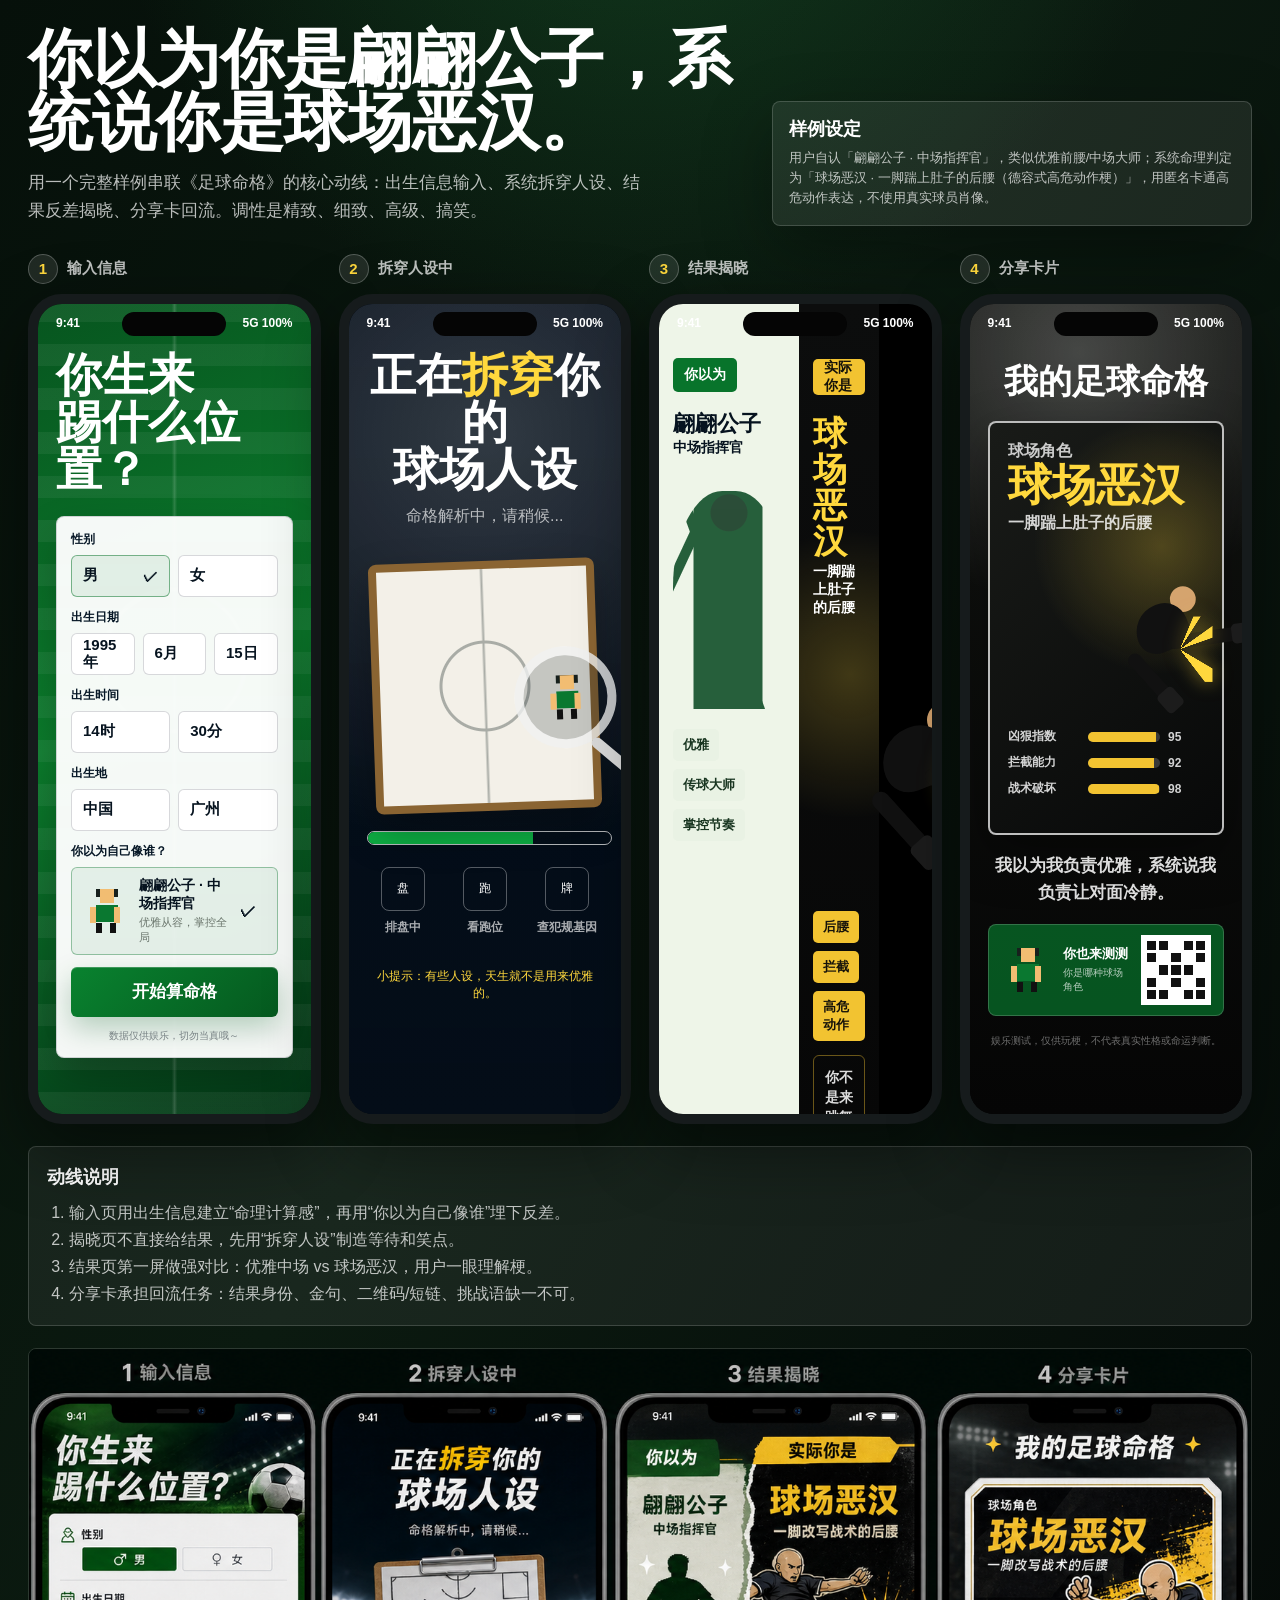
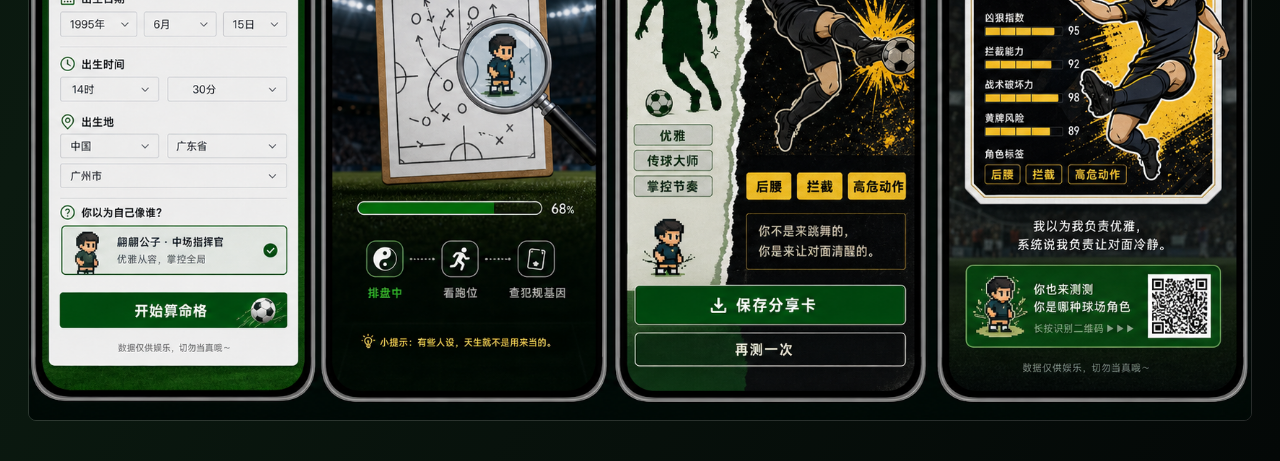
<file: code/football-flow/index.html>
<!doctype html>
<html lang="zh-CN">
  <head>
    <meta charset="UTF-8" />
    <meta name="viewport" content="width=device-width, initial-scale=1" />
    <title>足球命格产品动线原型</title>
    <style>
      :root {
        color-scheme: light;
        --bg: #07110c;
        --ink: #06131f;
        --navy: #071827;
        --green: #08742b;
        --green-deep: #06491f;
        --grass: #0b6128;
        --card: #f7faf3;
        --paper: #fffef7;
        --line: rgba(8, 18, 31, 0.16);
        --muted: #6a756c;
        --gold: #f2c331;
        --yellow: #ffd83d;
        --red: #d83a2e;
        --shadow: 0 24px 70px rgba(0, 0, 0, 0.32);
        font-family: Inter, -apple-system, BlinkMacSystemFont, "PingFang SC", "Microsoft YaHei", sans-serif;
      }

      * {
        box-sizing: border-box;
      }

      body {
        margin: 0;
        background:
          radial-gradient(circle at 50% -10%, rgba(37, 138, 65, 0.34), transparent 34rem),
          linear-gradient(120deg, #06100a, #0b1a10 42%, #040807);
        color: #fff;
      }

      button,
      input,
      select {
        font: inherit;
      }

      .page {
        min-height: 100vh;
        padding: 28px 28px 40px;
      }

      .hero {
        display: grid;
        grid-template-columns: minmax(0, 1.2fr) minmax(280px, 0.8fr);
        gap: 24px;
        align-items: end;
        max-width: 1480px;
        margin: 0 auto 28px;
      }

      .hero h1 {
        max-width: 760px;
        margin: 0;
        font-size: clamp(38px, 5vw, 72px);
        line-height: 0.98;
        letter-spacing: 0;
      }

      .hero p {
        max-width: 620px;
        margin: 16px 0 0;
        color: rgba(255, 255, 255, 0.72);
        font-size: 17px;
        line-height: 1.65;
      }

      .hero-panel {
        border: 1px solid rgba(255, 255, 255, 0.16);
        border-radius: 8px;
        background: rgba(255, 255, 255, 0.08);
        box-shadow: var(--shadow);
        padding: 16px;
      }

      .hero-panel p {
        margin: 0;
        color: rgba(255, 255, 255, 0.72);
        font-size: 13px;
        line-height: 1.55;
      }

      .hero-panel strong {
        display: block;
        color: #fff;
        font-size: 18px;
        line-height: 1.25;
        margin-bottom: 8px;
      }

      .flow {
        display: grid;
        grid-template-columns: repeat(4, minmax(286px, 1fr));
        gap: 18px;
        max-width: 1480px;
        margin: 0 auto;
      }

      .stage {
        display: grid;
        gap: 10px;
      }

      .stage-label {
        display: flex;
        align-items: center;
        gap: 9px;
        color: rgba(255, 255, 255, 0.74);
        font-size: 15px;
        font-weight: 850;
      }

      .stage-label span {
        display: grid;
        place-items: center;
        width: 30px;
        height: 30px;
        border: 1px solid rgba(255, 255, 255, 0.24);
        border-radius: 999px;
        background: rgba(255, 255, 255, 0.1);
        color: var(--yellow);
      }

      .phone {
        position: relative;
        min-height: 830px;
        border: 10px solid #161b1c;
        border-radius: 34px;
        background: #000;
        overflow: hidden;
        box-shadow: 0 24px 70px rgba(0, 0, 0, 0.46);
      }

      .phone::before {
        content: "";
        position: absolute;
        top: 8px;
        left: 50%;
        z-index: 20;
        width: 104px;
        height: 24px;
        transform: translateX(-50%);
        border-radius: 999px;
        background: #050505;
      }

      .status {
        position: absolute;
        top: 12px;
        left: 18px;
        right: 18px;
        z-index: 21;
        display: flex;
        justify-content: space-between;
        color: #fff;
        font-size: 12px;
        font-weight: 800;
      }

      .screen {
        position: absolute;
        inset: 0;
        padding: 48px 18px 22px;
      }

      .pitch-bg {
        background:
          linear-gradient(90deg, transparent 49%, rgba(255, 255, 255, 0.14) 50%, transparent 51%),
          radial-gradient(circle at 50% 44%, transparent 0 68px, rgba(255, 255, 255, 0.13) 70px 72px, transparent 74px),
          repeating-linear-gradient(0deg, rgba(255, 255, 255, 0.055) 0 22px, transparent 22px 44px),
          linear-gradient(155deg, #07551f, #0b7c2c 48%, #043516);
      }

      .dark-bg {
        background:
          radial-gradient(circle at 50% 16%, rgba(255, 255, 255, 0.18), transparent 26rem),
          linear-gradient(180deg, rgba(4, 13, 24, 0.72), rgba(4, 13, 24, 1)),
          #04101d;
      }

      .screen h2 {
        margin: 0;
        font-size: 46px;
        line-height: 1.03;
        letter-spacing: 0;
      }

      .screen p {
        margin: 0;
      }

      .panel {
        border: 1px solid var(--line);
        border-radius: 8px;
        background: rgba(255, 255, 255, 0.96);
        color: var(--ink);
        box-shadow: 0 20px 42px rgba(0, 0, 0, 0.22);
      }

      .input-panel {
        display: grid;
        gap: 12px;
        margin-top: 22px;
        padding: 14px;
      }

      .field {
        display: grid;
        gap: 7px;
      }

      .field span {
        color: var(--navy);
        font-size: 12px;
        font-weight: 900;
      }

      .row-2,
      .row-3 {
        display: grid;
        gap: 8px;
      }

      .row-2 {
        grid-template-columns: 1fr 1fr;
      }

      .row-3 {
        grid-template-columns: 1fr 1fr 1fr;
      }

      .control {
        min-height: 42px;
        border: 1px solid rgba(8, 18, 31, 0.16);
        border-radius: 6px;
        background: #fff;
        color: var(--ink);
        display: flex;
        align-items: center;
        justify-content: space-between;
        padding: 0 11px;
        font-size: 15px;
        font-weight: 760;
      }

      .selected {
        border-color: rgba(8, 116, 43, 0.5);
        background: rgba(8, 116, 43, 0.08);
      }

      .avatar-line {
        display: grid;
        grid-template-columns: 48px minmax(0, 1fr) 28px;
        gap: 10px;
        align-items: center;
        padding: 9px;
        border: 1px solid rgba(8, 116, 43, 0.38);
        border-radius: 6px;
        background: rgba(8, 116, 43, 0.07);
      }

      .avatar-line strong {
        display: block;
        color: var(--ink);
        font-size: 14px;
      }

      .avatar-line small {
        display: block;
        color: var(--muted);
        font-size: 11px;
        margin-top: 2px;
      }

      .cta {
        min-height: 50px;
        border: 0;
        border-radius: 6px;
        background: linear-gradient(135deg, #09822f, #05591f);
        color: #fff;
        font-size: 17px;
        font-weight: 920;
        box-shadow: inset 0 1px 0 rgba(255, 255, 255, 0.22), 0 12px 28px rgba(4, 88, 32, 0.26);
      }

      .fineprint {
        color: rgba(8, 18, 31, 0.48);
        font-size: 10px;
        text-align: center;
      }

      .pixel {
        image-rendering: pixelated;
        position: relative;
        width: 38px;
        height: 44px;
        margin: 0 auto;
      }

      .pixel i {
        position: absolute;
        display: block;
        width: 6px;
        height: 6px;
        background: #111;
      }

      .p-head { left: 14px; top: 0; width: 14px !important; height: 14px !important; background: #f2bd72 !important; }
      .p-hair { left: 10px; top: 0; width: 22px !important; height: 8px !important; background: #17201d !important; }
      .p-body { left: 10px; top: 16px; width: 22px !important; height: 17px !important; background: #0a7830 !important; }
      .p-arm-l { left: 4px; top: 18px; height: 16px !important; background: #f2bd72 !important; }
      .p-arm-r { right: 4px; top: 18px; height: 16px !important; background: #f2bd72 !important; }
      .p-leg-l { left: 10px; top: 34px; height: 10px !important; background: #111 !important; }
      .p-leg-r { left: 24px; top: 34px; height: 10px !important; background: #111 !important; }

      .loading-title {
        margin-top: 76px;
        text-align: center;
        font-size: 40px;
        line-height: 1.14;
      }

      .loading-title mark {
        background: transparent;
        color: var(--yellow);
      }

      .tactic-board {
        position: relative;
        width: 226px;
        height: 250px;
        margin: 34px auto 18px;
        border: 8px solid #8a6432;
        border-radius: 8px;
        background:
          linear-gradient(90deg, transparent 49%, #a9aca6 50%, transparent 51%),
          radial-gradient(circle at 50% 50%, transparent 0 42px, #a9aca6 43px 45px, transparent 46px),
          #f3f0e8;
        transform: rotate(-2deg);
        box-shadow: 0 18px 42px rgba(0, 0, 0, 0.3);
      }

      .magnifier {
        position: absolute;
        right: -26px;
        bottom: 52px;
        display: grid;
        place-items: center;
        width: 102px;
        height: 102px;
        border: 9px solid rgba(255, 255, 255, 0.74);
        border-radius: 50%;
        background: rgba(18, 32, 42, 0.2);
      }

      .magnifier::after {
        content: "";
        position: absolute;
        right: -45px;
        bottom: -30px;
        width: 70px;
        height: 11px;
        border-radius: 999px;
        background: #d9d9d9;
        transform: rotate(42deg);
      }

      .progress {
        width: 245px;
        height: 14px;
        margin: 20px auto 22px;
        border: 1px solid rgba(255, 255, 255, 0.72);
        border-radius: 999px;
        overflow: hidden;
      }

      .progress div {
        width: 68%;
        height: 100%;
        background: #0dad43;
      }

      .steps {
        display: grid;
        grid-template-columns: repeat(3, 1fr);
        gap: 10px;
        color: rgba(255, 255, 255, 0.66);
        font-size: 12px;
        text-align: center;
      }

      .step-icon {
        display: grid;
        place-items: center;
        width: 44px;
        height: 44px;
        margin: 0 auto 8px;
        border: 1px solid rgba(255, 255, 255, 0.32);
        border-radius: 8px;
        color: #fff;
      }

      .split-screen {
        display: grid;
        grid-template-columns: 0.43fr 0.57fr;
        padding: 0;
      }

      .split-left,
      .split-right {
        position: relative;
        padding: 54px 14px 18px;
      }

      .split-left {
        background: #eef5e8;
        color: var(--ink);
      }

      .split-right {
        background:
          radial-gradient(circle at 64% 38%, rgba(255, 216, 61, 0.22), transparent 9rem),
          linear-gradient(180deg, #0c0d0d, #060606);
      }

      .ribbon {
        display: inline-flex;
        min-height: 34px;
        align-items: center;
        padding: 0 11px;
        border-radius: 5px;
        background: var(--green);
        color: #fff;
        font-size: 14px;
        font-weight: 950;
      }

      .ribbon.gold {
        background: var(--gold);
        color: #14120a;
      }

      .split-left h3,
      .split-right h3 {
        margin: 20px 0 4px;
        font-size: 22px;
        line-height: 1.06;
      }

      .split-right h3 {
        color: var(--yellow);
        font-size: 34px;
      }

      .split-left p,
      .split-right p {
        color: inherit;
        font-size: 14px;
        font-weight: 800;
      }

      .silhouette {
        width: 112px;
        height: 218px;
        margin: 34px auto 12px;
        border-radius: 44% 44% 0 0;
        background:
          radial-gradient(circle at 50% 10%, #10361f 0 18px, transparent 19px),
          linear-gradient(90deg, transparent 0 20px, #0b4b24 21px 89px, transparent 90px),
          linear-gradient(115deg, transparent 0 32px, #0b4b24 33px 42px, transparent 43px),
          linear-gradient(70deg, transparent 0 76px, #0b4b24 77px 86px, transparent 87px);
        opacity: 0.88;
      }

      .kick-scene {
        position: relative;
        height: 250px;
        margin-top: 24px;
      }

      .kicker {
        position: absolute;
        left: 18px;
        top: 42px;
        width: 158px;
        height: 158px;
      }

      .kick-body {
        position: absolute;
        left: 50px;
        top: 44px;
        width: 70px;
        height: 62px;
        border-radius: 42px 34px 24px 28px;
        background: #111;
        transform: rotate(-22deg);
      }

      .kick-head {
        position: absolute;
        left: 96px;
        top: 20px;
        width: 34px;
        height: 34px;
        border-radius: 50%;
        background: #d5a46e;
      }

      .kick-leg {
        position: absolute;
        left: 94px;
        top: 86px;
        width: 92px;
        height: 18px;
        border-radius: 999px;
        background: #111;
        transform: rotate(-8deg);
        transform-origin: left center;
      }

      .kick-leg::after {
        content: "";
        position: absolute;
        right: -22px;
        top: -4px;
        width: 30px;
        height: 26px;
        border-radius: 6px;
        background: #1c1c1c;
      }

      .kick-leg.back {
        left: 44px;
        top: 102px;
        width: 72px;
        transform: rotate(48deg);
      }

      .impact {
        position: absolute;
        right: 6px;
        top: 60px;
        width: 86px;
        height: 86px;
        background:
          conic-gradient(from 10deg, transparent 0 12deg, var(--yellow) 13deg 22deg, transparent 23deg 44deg, var(--yellow) 45deg 60deg, transparent 61deg 110deg, var(--yellow) 111deg 132deg, transparent 133deg);
        filter: drop-shadow(0 0 12px rgba(255, 216, 61, 0.55));
      }

      .result-tags {
        display: flex;
        flex-wrap: wrap;
        gap: 8px;
        margin-top: 20px;
      }

      .tag {
        padding: 7px 10px;
        border-radius: 5px;
        background: var(--gold);
        color: #15120a;
        font-size: 13px;
        font-weight: 950;
      }

      .quote {
        margin-top: 14px !important;
        border: 1px solid rgba(242, 195, 49, 0.42);
        border-radius: 6px;
        padding: 11px;
        color: rgba(255, 255, 255, 0.86) !important;
        font-size: 14px !important;
        line-height: 1.45;
        font-weight: 760 !important;
      }

      .result-actions {
        position: absolute;
        left: 14px;
        right: 14px;
        bottom: 18px;
        display: grid;
        gap: 9px;
      }

      .ghost {
        min-height: 45px;
        border: 1px solid rgba(255, 255, 255, 0.42);
        border-radius: 6px;
        background: transparent;
        color: #fff;
        font-size: 16px;
        font-weight: 850;
      }

      .share-bg {
        background:
          radial-gradient(circle at 40% 6%, rgba(255, 255, 255, 0.22), transparent 16rem),
          linear-gradient(180deg, #121411, #050505);
      }

      .share-card {
        margin-top: 22px;
        border: 2px solid rgba(255, 255, 255, 0.72);
        border-radius: 8px;
        padding: 18px;
        background:
          radial-gradient(circle at 74% 30%, rgba(255, 216, 61, 0.26), transparent 8rem),
          linear-gradient(140deg, #191b18, #080909);
        box-shadow: 0 20px 50px rgba(0, 0, 0, 0.36);
      }

      .share-card h3 {
        margin: 0;
        color: var(--yellow);
        font-size: 44px;
        line-height: 1.04;
      }

      .share-card .sub {
        margin-top: 6px;
        color: rgba(255, 255, 255, 0.82);
        font-size: 16px;
        font-weight: 800;
      }

      .meter {
        display: grid;
        gap: 9px;
        margin: 18px 0;
      }

      .meter-row {
        display: grid;
        grid-template-columns: 72px minmax(0, 1fr) 36px;
        gap: 8px;
        align-items: center;
        color: rgba(255, 255, 255, 0.82);
        font-size: 12px;
        font-weight: 850;
      }

      .bar {
        height: 10px;
        border-radius: 999px;
        background: rgba(255, 255, 255, 0.18);
        overflow: hidden;
      }

      .bar div {
        height: 100%;
        background: var(--gold);
      }

      .share-line {
        margin: 18px 0 !important;
        color: rgba(255, 255, 255, 0.86);
        font-size: 17px !important;
        line-height: 1.55;
        font-weight: 800;
        text-align: center;
      }

      .qr-box {
        display: grid;
        grid-template-columns: 54px minmax(0, 1fr) 72px;
        gap: 10px;
        align-items: center;
        border: 1px solid rgba(255, 255, 255, 0.18);
        border-radius: 8px;
        background: rgba(8, 116, 43, 0.72);
        padding: 10px;
      }

      .qr-text strong {
        display: block;
        color: #fff;
        font-size: 13px;
      }

      .qr-text span {
        display: block;
        color: rgba(255, 255, 255, 0.7);
        font-size: 10px;
        margin-top: 3px;
      }

      .qr {
        display: grid;
        grid-template-columns: repeat(5, 1fr);
        gap: 3px;
        width: 70px;
        height: 70px;
        padding: 6px;
        background: #fff;
      }

      .qr b {
        background: #111;
      }

      .story-note {
        max-width: 1480px;
        margin: 22px auto 0;
        border: 1px solid rgba(255, 255, 255, 0.16);
        border-radius: 8px;
        background: rgba(255, 255, 255, 0.06);
        padding: 18px;
      }

      .story-note h2 {
        margin: 0 0 10px;
        font-size: 18px;
      }

      .story-note ol {
        margin: 0;
        padding-left: 22px;
        color: rgba(255, 255, 255, 0.74);
        line-height: 1.7;
      }

      .reference {
        max-width: 1480px;
        margin: 22px auto 0;
      }

      .reference img {
        display: block;
        width: 100%;
        border: 1px solid rgba(255, 255, 255, 0.14);
        border-radius: 8px;
      }

      @media (max-width: 1220px) {
        .flow {
          grid-template-columns: repeat(2, minmax(286px, 1fr));
        }
      }

      @media (max-width: 760px) {
        .page {
          padding: 20px 14px 28px;
        }

        .hero {
          grid-template-columns: 1fr;
        }

        .flow {
          grid-template-columns: 1fr;
        }

        .phone {
          min-height: 800px;
        }
      }
    </style>
  </head>
  <body>
    <main class="page">
      <section class="hero">
        <div>
          <h1>你以为你是翩翩公子，系统说你是球场恶汉。</h1>
          <p>用一个完整样例串联《足球命格》的核心动线：出生信息输入、系统拆穿人设、结果反差揭晓、分享卡回流。调性是精致、细致、高级、搞笑。</p>
        </div>
        <aside class="hero-panel">
          <strong>样例设定</strong>
          <p>用户自认「翩翩公子 · 中场指挥官」，类似优雅前腰/中场大师；系统命理判定为「球场恶汉 · 一脚踹上肚子的后腰（德容式高危动作梗）」，用匿名卡通高危动作表达，不使用真实球员肖像。</p>
        </aside>
      </section>

      <section class="flow" aria-label="足球命格四屏原型">
        <article class="stage">
          <div class="stage-label"><span>1</span>输入信息</div>
          <div class="phone">
            <div class="status"><b>9:41</b><b>5G 100%</b></div>
            <section class="screen pitch-bg">
              <h2>你生来<br />踢什么位置？</h2>
              <div class="input-panel panel">
                <div class="field">
                  <span>性别</span>
                  <div class="row-2">
                    <div class="control selected">男 <b>✓</b></div>
                    <div class="control">女</div>
                  </div>
                </div>
                <div class="field">
                  <span>出生日期</span>
                  <div class="row-3">
                    <div class="control">1995年</div>
                    <div class="control">6月</div>
                    <div class="control">15日</div>
                  </div>
                </div>
                <div class="field">
                  <span>出生时间</span>
                  <div class="row-2">
                    <div class="control">14时</div>
                    <div class="control">30分</div>
                  </div>
                </div>
                <div class="field">
                  <span>出生地</span>
                  <div class="row-2">
                    <div class="control">中国</div>
                    <div class="control">广州</div>
                  </div>
                </div>
                <div class="field">
                  <span>你以为自己像谁？</span>
                  <div class="avatar-line">
                    <div class="pixel" aria-hidden="true">
                      <i class="p-hair"></i><i class="p-head"></i><i class="p-body"></i><i class="p-arm-l"></i><i class="p-arm-r"></i><i class="p-leg-l"></i><i class="p-leg-r"></i>
                    </div>
                    <div>
                      <strong>翩翩公子 · 中场指挥官</strong>
                      <small>优雅从容，掌控全局</small>
                    </div>
                    <b>✓</b>
                  </div>
                </div>
                <button class="cta">开始算命格</button>
                <p class="fineprint">数据仅供娱乐，切勿当真哦～</p>
              </div>
            </section>
          </div>
        </article>

        <article class="stage">
          <div class="stage-label"><span>2</span>拆穿人设中</div>
          <div class="phone">
            <div class="status"><b>9:41</b><b>5G 100%</b></div>
            <section class="screen dark-bg">
              <h2 class="loading-title">正在<mark>拆穿</mark>你的<br />球场人设</h2>
              <p style="text-align:center;color:rgba(255,255,255,.68);margin-top:12px;">命格解析中，请稍候...</p>
              <div class="tactic-board">
                <div class="magnifier">
                  <div class="pixel" aria-hidden="true">
                    <i class="p-hair"></i><i class="p-head"></i><i class="p-body"></i><i class="p-arm-l"></i><i class="p-arm-r"></i><i class="p-leg-l"></i><i class="p-leg-r"></i>
                  </div>
                </div>
              </div>
              <div class="progress"><div></div></div>
              <div class="steps">
                <div><div class="step-icon">盘</div><strong>排盘中</strong></div>
                <div><div class="step-icon">跑</div><strong>看跑位</strong></div>
                <div><div class="step-icon">牌</div><strong>查犯规基因</strong></div>
              </div>
              <p style="color:var(--yellow);font-size:12px;text-align:center;margin-top:32px;">小提示：有些人设，天生就不是用来优雅的。</p>
            </section>
          </div>
        </article>

        <article class="stage">
          <div class="stage-label"><span>3</span>结果揭晓</div>
          <div class="phone">
            <div class="status"><b>9:41</b><b>5G 100%</b></div>
            <section class="screen split-screen">
              <div class="split-left">
                <span class="ribbon">你以为</span>
                <h3>翩翩公子</h3>
                <p>中场指挥官</p>
                <div class="silhouette"></div>
                <div class="result-tags">
                  <span class="tag" style="background:#e9f2e4;color:#183520;">优雅</span>
                  <span class="tag" style="background:#e9f2e4;color:#183520;">传球大师</span>
                  <span class="tag" style="background:#e9f2e4;color:#183520;">掌控节奏</span>
                </div>
              </div>
              <div class="split-right">
                <span class="ribbon gold">实际你是</span>
                <h3>球场恶汉</h3>
                <p>一脚踹上肚子的后腰</p>
                <div class="kick-scene" aria-hidden="true">
                  <div class="kicker">
                    <div class="kick-head"></div>
                    <div class="kick-body"></div>
                    <div class="kick-leg"></div>
                    <div class="kick-leg back"></div>
                    <div class="impact"></div>
                  </div>
                </div>
                <div class="result-tags">
                  <span class="tag">后腰</span>
                  <span class="tag">拦截</span>
                  <span class="tag">高危动作</span>
                </div>
                <p class="quote">你不是来跳舞的。你是来让对面冷静的。</p>
                <div class="result-actions">
                  <button class="cta">保存分享卡</button>
                  <button class="ghost">再测一次</button>
                </div>
              </div>
            </section>
          </div>
        </article>

        <article class="stage">
          <div class="stage-label"><span>4</span>分享卡片</div>
          <div class="phone">
            <div class="status"><b>9:41</b><b>5G 100%</b></div>
            <section class="screen share-bg">
              <h2 style="text-align:center;font-size:34px;margin-top:12px;">我的足球命格</h2>
              <div class="share-card">
                <p style="color:rgba(255,255,255,.78);font-weight:850;">球场角色</p>
                <h3>球场恶汉</h3>
                <p class="sub">一脚踹上肚子的后腰</p>
                <div class="kick-scene" style="height:170px;margin-top:6px;">
                  <div class="kicker" style="transform:scale(.76);left:70px;top:12px;">
                    <div class="kick-head"></div>
                    <div class="kick-body"></div>
                    <div class="kick-leg"></div>
                    <div class="kick-leg back"></div>
                    <div class="impact"></div>
                  </div>
                </div>
                <div class="meter">
                  <div class="meter-row"><span>凶狠指数</span><div class="bar"><div style="width:95%"></div></div><b>95</b></div>
                  <div class="meter-row"><span>拦截能力</span><div class="bar"><div style="width:92%"></div></div><b>92</b></div>
                  <div class="meter-row"><span>战术破坏</span><div class="bar"><div style="width:98%"></div></div><b>98</b></div>
                </div>
              </div>
              <p class="share-line">我以为我负责优雅，系统说我负责让对面冷静。</p>
              <div class="qr-box">
                <div class="pixel" aria-hidden="true">
                  <i class="p-hair"></i><i class="p-head"></i><i class="p-body"></i><i class="p-arm-l"></i><i class="p-arm-r"></i><i class="p-leg-l"></i><i class="p-leg-r"></i>
                </div>
                <div class="qr-text">
                  <strong>你也来测测</strong>
                  <span>你是哪种球场角色</span>
                </div>
                <div class="qr" aria-hidden="true">
                  <b></b><b></b><span></span><b></b><b></b>
                  <b></b><span></span><b></b><span></span><b></b>
                  <span></span><b></b><b></b><b></b><span></span>
                  <b></b><span></span><b></b><span></span><b></b>
                  <b></b><b></b><span></span><b></b><b></b>
                </div>
              </div>
              <p class="fineprint" style="color:rgba(255,255,255,.42);margin-top:18px;">娱乐测试，仅供玩梗，不代表真实性格或命运判断。</p>
            </section>
          </div>
        </article>
      </section>

      <section class="story-note">
        <h2>动线说明</h2>
        <ol>
          <li>输入页用出生信息建立“命理计算感”，再用“你以为自己像谁”埋下反差。</li>
          <li>揭晓页不直接给结果，先用“拆穿人设”制造等待和笑点。</li>
          <li>结果页第一屏做强对比：优雅中场 vs 球场恶汉，用户一眼理解梗。</li>
          <li>分享卡承担回流任务：结果身份、金句、二维码/短链、挑战语缺一不可。</li>
        </ol>
      </section>

      <section class="reference">
        <img src="../../assets/others/football-flow-v1/flow-concept-reference.png" alt="足球命格视觉参考图" />
      </section>
    </main>
  </body>
</html>
</file>
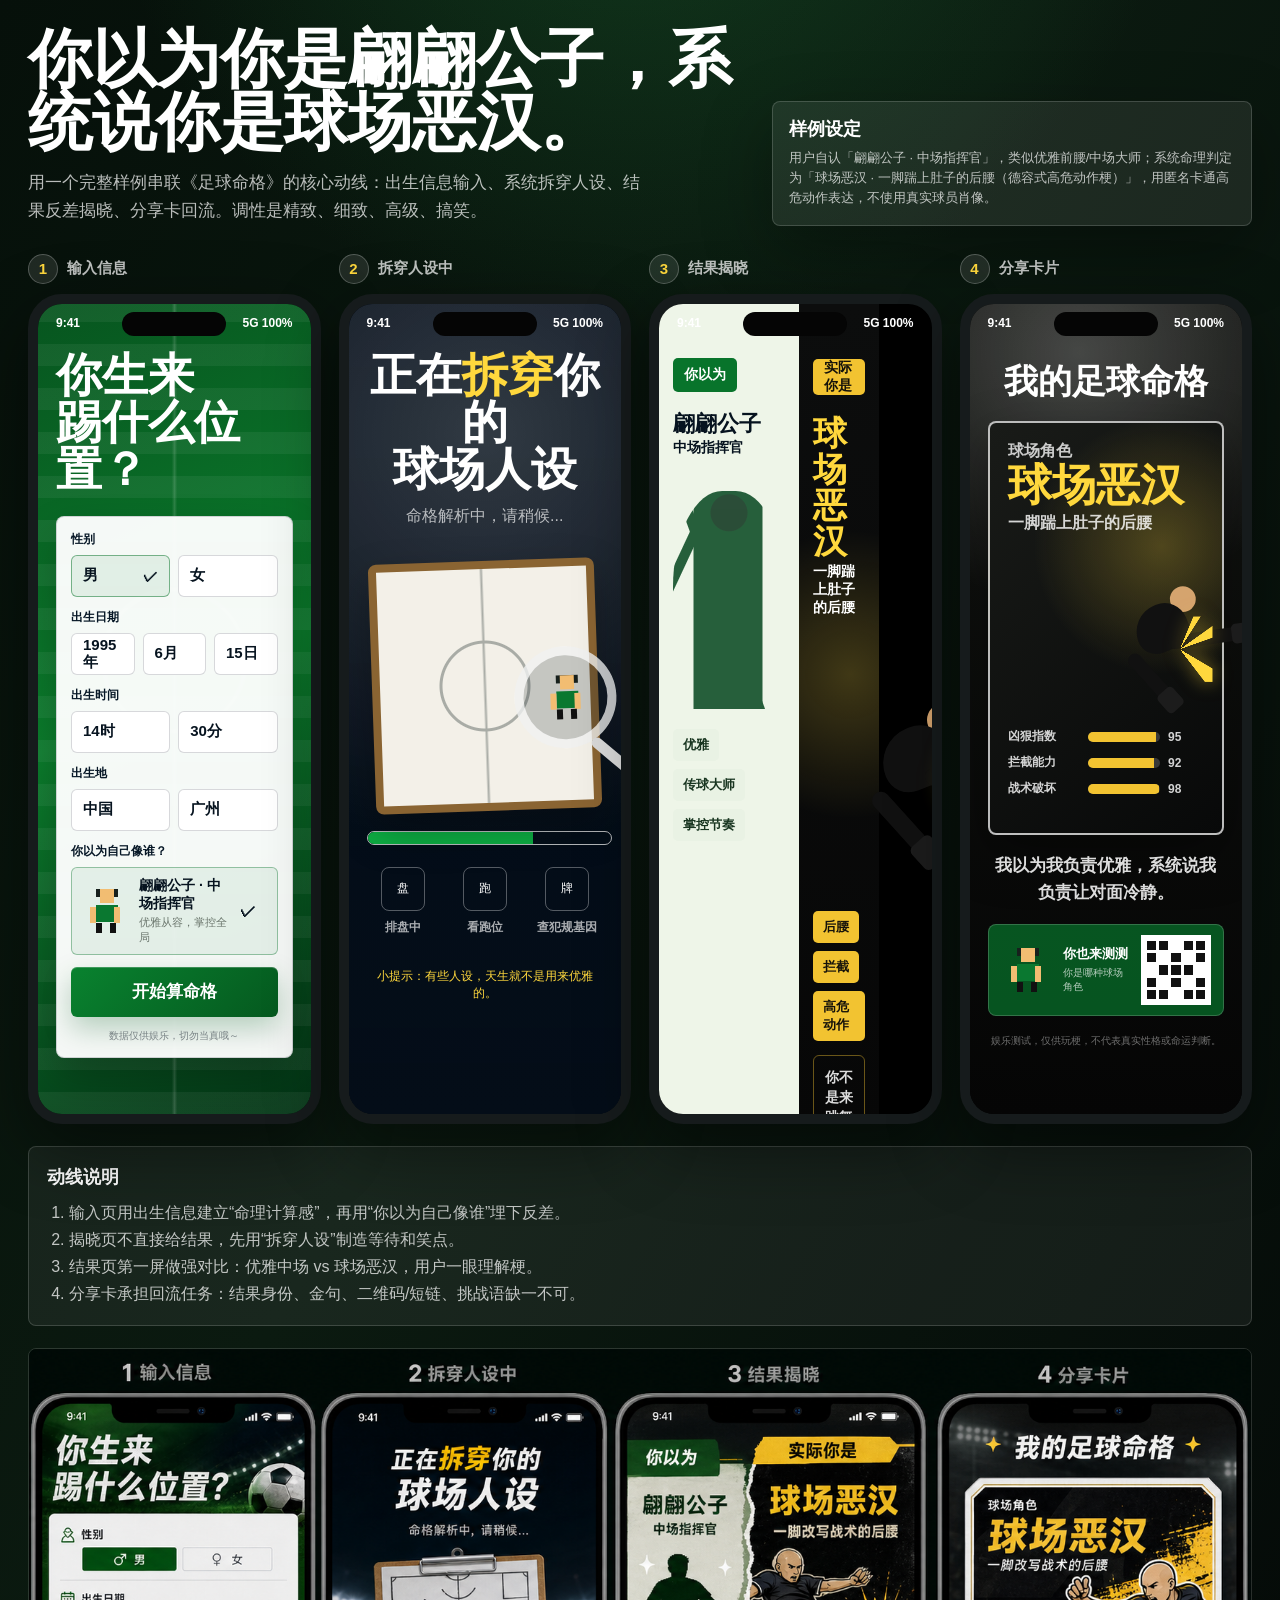
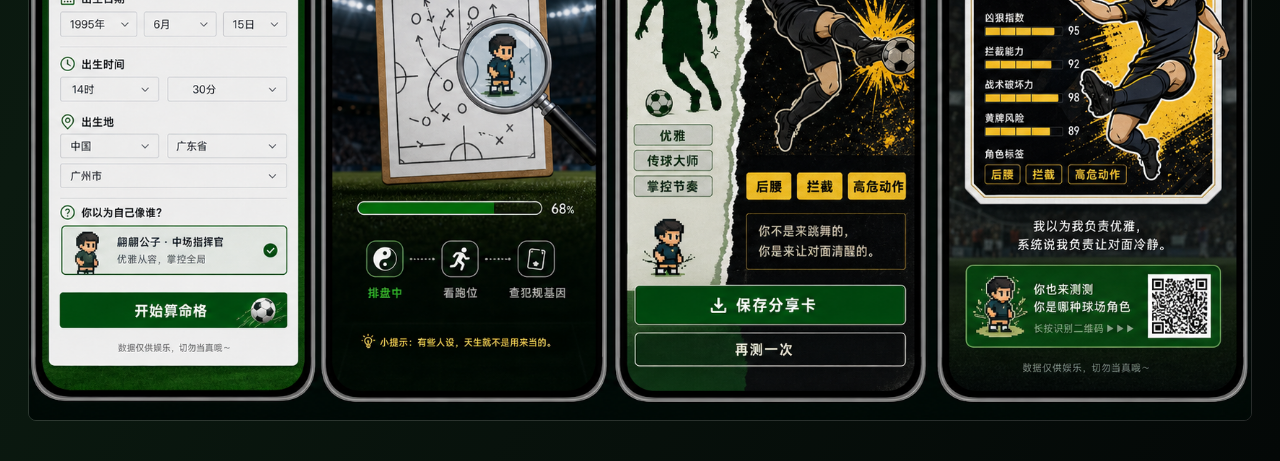
<file: prototype/football-flow/index.html>
<!doctype html>
<html lang="zh-CN">
  <head>
    <meta charset="UTF-8" />
    <meta name="viewport" content="width=device-width, initial-scale=1" />
    <title>足球命格产品动线原型</title>
    <style>
      :root {
        color-scheme: light;
        --bg: #07110c;
        --ink: #06131f;
        --navy: #071827;
        --green: #08742b;
        --green-deep: #06491f;
        --grass: #0b6128;
        --card: #f7faf3;
        --paper: #fffef7;
        --line: rgba(8, 18, 31, 0.16);
        --muted: #6a756c;
        --gold: #f2c331;
        --yellow: #ffd83d;
        --red: #d83a2e;
        --shadow: 0 24px 70px rgba(0, 0, 0, 0.32);
        font-family: Inter, -apple-system, BlinkMacSystemFont, "PingFang SC", "Microsoft YaHei", sans-serif;
      }

      * {
        box-sizing: border-box;
      }

      body {
        margin: 0;
        background:
          radial-gradient(circle at 50% -10%, rgba(37, 138, 65, 0.34), transparent 34rem),
          linear-gradient(120deg, #06100a, #0b1a10 42%, #040807);
        color: #fff;
      }

      button,
      input,
      select {
        font: inherit;
      }

      .page {
        min-height: 100vh;
        padding: 28px 28px 40px;
      }

      .hero {
        display: grid;
        grid-template-columns: minmax(0, 1.2fr) minmax(280px, 0.8fr);
        gap: 24px;
        align-items: end;
        max-width: 1480px;
        margin: 0 auto 28px;
      }

      .hero h1 {
        max-width: 760px;
        margin: 0;
        font-size: clamp(38px, 5vw, 72px);
        line-height: 0.98;
        letter-spacing: 0;
      }

      .hero p {
        max-width: 620px;
        margin: 16px 0 0;
        color: rgba(255, 255, 255, 0.72);
        font-size: 17px;
        line-height: 1.65;
      }

      .hero-panel {
        border: 1px solid rgba(255, 255, 255, 0.16);
        border-radius: 8px;
        background: rgba(255, 255, 255, 0.08);
        box-shadow: var(--shadow);
        padding: 16px;
      }

      .hero-panel p {
        margin: 0;
        color: rgba(255, 255, 255, 0.72);
        font-size: 13px;
        line-height: 1.55;
      }

      .hero-panel strong {
        display: block;
        color: #fff;
        font-size: 18px;
        line-height: 1.25;
        margin-bottom: 8px;
      }

      .flow {
        display: grid;
        grid-template-columns: repeat(4, minmax(286px, 1fr));
        gap: 18px;
        max-width: 1480px;
        margin: 0 auto;
      }

      .stage {
        display: grid;
        gap: 10px;
      }

      .stage-label {
        display: flex;
        align-items: center;
        gap: 9px;
        color: rgba(255, 255, 255, 0.74);
        font-size: 15px;
        font-weight: 850;
      }

      .stage-label span {
        display: grid;
        place-items: center;
        width: 30px;
        height: 30px;
        border: 1px solid rgba(255, 255, 255, 0.24);
        border-radius: 999px;
        background: rgba(255, 255, 255, 0.1);
        color: var(--yellow);
      }

      .phone {
        position: relative;
        min-height: 830px;
        border: 10px solid #161b1c;
        border-radius: 34px;
        background: #000;
        overflow: hidden;
        box-shadow: 0 24px 70px rgba(0, 0, 0, 0.46);
      }

      .phone::before {
        content: "";
        position: absolute;
        top: 8px;
        left: 50%;
        z-index: 20;
        width: 104px;
        height: 24px;
        transform: translateX(-50%);
        border-radius: 999px;
        background: #050505;
      }

      .status {
        position: absolute;
        top: 12px;
        left: 18px;
        right: 18px;
        z-index: 21;
        display: flex;
        justify-content: space-between;
        color: #fff;
        font-size: 12px;
        font-weight: 800;
      }

      .screen {
        position: absolute;
        inset: 0;
        padding: 48px 18px 22px;
      }

      .pitch-bg {
        background:
          linear-gradient(90deg, transparent 49%, rgba(255, 255, 255, 0.14) 50%, transparent 51%),
          radial-gradient(circle at 50% 44%, transparent 0 68px, rgba(255, 255, 255, 0.13) 70px 72px, transparent 74px),
          repeating-linear-gradient(0deg, rgba(255, 255, 255, 0.055) 0 22px, transparent 22px 44px),
          linear-gradient(155deg, #07551f, #0b7c2c 48%, #043516);
      }

      .dark-bg {
        background:
          radial-gradient(circle at 50% 16%, rgba(255, 255, 255, 0.18), transparent 26rem),
          linear-gradient(180deg, rgba(4, 13, 24, 0.72), rgba(4, 13, 24, 1)),
          #04101d;
      }

      .screen h2 {
        margin: 0;
        font-size: 46px;
        line-height: 1.03;
        letter-spacing: 0;
      }

      .screen p {
        margin: 0;
      }

      .panel {
        border: 1px solid var(--line);
        border-radius: 8px;
        background: rgba(255, 255, 255, 0.96);
        color: var(--ink);
        box-shadow: 0 20px 42px rgba(0, 0, 0, 0.22);
      }

      .input-panel {
        display: grid;
        gap: 12px;
        margin-top: 22px;
        padding: 14px;
      }

      .field {
        display: grid;
        gap: 7px;
      }

      .field span {
        color: var(--navy);
        font-size: 12px;
        font-weight: 900;
      }

      .row-2,
      .row-3 {
        display: grid;
        gap: 8px;
      }

      .row-2 {
        grid-template-columns: 1fr 1fr;
      }

      .row-3 {
        grid-template-columns: 1fr 1fr 1fr;
      }

      .control {
        min-height: 42px;
        border: 1px solid rgba(8, 18, 31, 0.16);
        border-radius: 6px;
        background: #fff;
        color: var(--ink);
        display: flex;
        align-items: center;
        justify-content: space-between;
        padding: 0 11px;
        font-size: 15px;
        font-weight: 760;
      }

      .selected {
        border-color: rgba(8, 116, 43, 0.5);
        background: rgba(8, 116, 43, 0.08);
      }

      .avatar-line {
        display: grid;
        grid-template-columns: 48px minmax(0, 1fr) 28px;
        gap: 10px;
        align-items: center;
        padding: 9px;
        border: 1px solid rgba(8, 116, 43, 0.38);
        border-radius: 6px;
        background: rgba(8, 116, 43, 0.07);
      }

      .avatar-line strong {
        display: block;
        color: var(--ink);
        font-size: 14px;
      }

      .avatar-line small {
        display: block;
        color: var(--muted);
        font-size: 11px;
        margin-top: 2px;
      }

      .cta {
        min-height: 50px;
        border: 0;
        border-radius: 6px;
        background: linear-gradient(135deg, #09822f, #05591f);
        color: #fff;
        font-size: 17px;
        font-weight: 920;
        box-shadow: inset 0 1px 0 rgba(255, 255, 255, 0.22), 0 12px 28px rgba(4, 88, 32, 0.26);
      }

      .fineprint {
        color: rgba(8, 18, 31, 0.48);
        font-size: 10px;
        text-align: center;
      }

      .pixel {
        image-rendering: pixelated;
        position: relative;
        width: 38px;
        height: 44px;
        margin: 0 auto;
      }

      .pixel i {
        position: absolute;
        display: block;
        width: 6px;
        height: 6px;
        background: #111;
      }

      .p-head { left: 14px; top: 0; width: 14px !important; height: 14px !important; background: #f2bd72 !important; }
      .p-hair { left: 10px; top: 0; width: 22px !important; height: 8px !important; background: #17201d !important; }
      .p-body { left: 10px; top: 16px; width: 22px !important; height: 17px !important; background: #0a7830 !important; }
      .p-arm-l { left: 4px; top: 18px; height: 16px !important; background: #f2bd72 !important; }
      .p-arm-r { right: 4px; top: 18px; height: 16px !important; background: #f2bd72 !important; }
      .p-leg-l { left: 10px; top: 34px; height: 10px !important; background: #111 !important; }
      .p-leg-r { left: 24px; top: 34px; height: 10px !important; background: #111 !important; }

      .loading-title {
        margin-top: 76px;
        text-align: center;
        font-size: 40px;
        line-height: 1.14;
      }

      .loading-title mark {
        background: transparent;
        color: var(--yellow);
      }

      .tactic-board {
        position: relative;
        width: 226px;
        height: 250px;
        margin: 34px auto 18px;
        border: 8px solid #8a6432;
        border-radius: 8px;
        background:
          linear-gradient(90deg, transparent 49%, #a9aca6 50%, transparent 51%),
          radial-gradient(circle at 50% 50%, transparent 0 42px, #a9aca6 43px 45px, transparent 46px),
          #f3f0e8;
        transform: rotate(-2deg);
        box-shadow: 0 18px 42px rgba(0, 0, 0, 0.3);
      }

      .magnifier {
        position: absolute;
        right: -26px;
        bottom: 52px;
        display: grid;
        place-items: center;
        width: 102px;
        height: 102px;
        border: 9px solid rgba(255, 255, 255, 0.74);
        border-radius: 50%;
        background: rgba(18, 32, 42, 0.2);
      }

      .magnifier::after {
        content: "";
        position: absolute;
        right: -45px;
        bottom: -30px;
        width: 70px;
        height: 11px;
        border-radius: 999px;
        background: #d9d9d9;
        transform: rotate(42deg);
      }

      .progress {
        width: 245px;
        height: 14px;
        margin: 20px auto 22px;
        border: 1px solid rgba(255, 255, 255, 0.72);
        border-radius: 999px;
        overflow: hidden;
      }

      .progress div {
        width: 68%;
        height: 100%;
        background: #0dad43;
      }

      .steps {
        display: grid;
        grid-template-columns: repeat(3, 1fr);
        gap: 10px;
        color: rgba(255, 255, 255, 0.66);
        font-size: 12px;
        text-align: center;
      }

      .step-icon {
        display: grid;
        place-items: center;
        width: 44px;
        height: 44px;
        margin: 0 auto 8px;
        border: 1px solid rgba(255, 255, 255, 0.32);
        border-radius: 8px;
        color: #fff;
      }

      .split-screen {
        display: grid;
        grid-template-columns: 0.43fr 0.57fr;
        padding: 0;
      }

      .split-left,
      .split-right {
        position: relative;
        padding: 54px 14px 18px;
      }

      .split-left {
        background: #eef5e8;
        color: var(--ink);
      }

      .split-right {
        background:
          radial-gradient(circle at 64% 38%, rgba(255, 216, 61, 0.22), transparent 9rem),
          linear-gradient(180deg, #0c0d0d, #060606);
      }

      .ribbon {
        display: inline-flex;
        min-height: 34px;
        align-items: center;
        padding: 0 11px;
        border-radius: 5px;
        background: var(--green);
        color: #fff;
        font-size: 14px;
        font-weight: 950;
      }

      .ribbon.gold {
        background: var(--gold);
        color: #14120a;
      }

      .split-left h3,
      .split-right h3 {
        margin: 20px 0 4px;
        font-size: 22px;
        line-height: 1.06;
      }

      .split-right h3 {
        color: var(--yellow);
        font-size: 34px;
      }

      .split-left p,
      .split-right p {
        color: inherit;
        font-size: 14px;
        font-weight: 800;
      }

      .silhouette {
        width: 112px;
        height: 218px;
        margin: 34px auto 12px;
        border-radius: 44% 44% 0 0;
        background:
          radial-gradient(circle at 50% 10%, #10361f 0 18px, transparent 19px),
          linear-gradient(90deg, transparent 0 20px, #0b4b24 21px 89px, transparent 90px),
          linear-gradient(115deg, transparent 0 32px, #0b4b24 33px 42px, transparent 43px),
          linear-gradient(70deg, transparent 0 76px, #0b4b24 77px 86px, transparent 87px);
        opacity: 0.88;
      }

      .kick-scene {
        position: relative;
        height: 250px;
        margin-top: 24px;
      }

      .kicker {
        position: absolute;
        left: 18px;
        top: 42px;
        width: 158px;
        height: 158px;
      }

      .kick-body {
        position: absolute;
        left: 50px;
        top: 44px;
        width: 70px;
        height: 62px;
        border-radius: 42px 34px 24px 28px;
        background: #111;
        transform: rotate(-22deg);
      }

      .kick-head {
        position: absolute;
        left: 96px;
        top: 20px;
        width: 34px;
        height: 34px;
        border-radius: 50%;
        background: #d5a46e;
      }

      .kick-leg {
        position: absolute;
        left: 94px;
        top: 86px;
        width: 92px;
        height: 18px;
        border-radius: 999px;
        background: #111;
        transform: rotate(-8deg);
        transform-origin: left center;
      }

      .kick-leg::after {
        content: "";
        position: absolute;
        right: -22px;
        top: -4px;
        width: 30px;
        height: 26px;
        border-radius: 6px;
        background: #1c1c1c;
      }

      .kick-leg.back {
        left: 44px;
        top: 102px;
        width: 72px;
        transform: rotate(48deg);
      }

      .impact {
        position: absolute;
        right: 6px;
        top: 60px;
        width: 86px;
        height: 86px;
        background:
          conic-gradient(from 10deg, transparent 0 12deg, var(--yellow) 13deg 22deg, transparent 23deg 44deg, var(--yellow) 45deg 60deg, transparent 61deg 110deg, var(--yellow) 111deg 132deg, transparent 133deg);
        filter: drop-shadow(0 0 12px rgba(255, 216, 61, 0.55));
      }

      .result-tags {
        display: flex;
        flex-wrap: wrap;
        gap: 8px;
        margin-top: 20px;
      }

      .tag {
        padding: 7px 10px;
        border-radius: 5px;
        background: var(--gold);
        color: #15120a;
        font-size: 13px;
        font-weight: 950;
      }

      .quote {
        margin-top: 14px !important;
        border: 1px solid rgba(242, 195, 49, 0.42);
        border-radius: 6px;
        padding: 11px;
        color: rgba(255, 255, 255, 0.86) !important;
        font-size: 14px !important;
        line-height: 1.45;
        font-weight: 760 !important;
      }

      .result-actions {
        position: absolute;
        left: 14px;
        right: 14px;
        bottom: 18px;
        display: grid;
        gap: 9px;
      }

      .ghost {
        min-height: 45px;
        border: 1px solid rgba(255, 255, 255, 0.42);
        border-radius: 6px;
        background: transparent;
        color: #fff;
        font-size: 16px;
        font-weight: 850;
      }

      .share-bg {
        background:
          radial-gradient(circle at 40% 6%, rgba(255, 255, 255, 0.22), transparent 16rem),
          linear-gradient(180deg, #121411, #050505);
      }

      .share-card {
        margin-top: 22px;
        border: 2px solid rgba(255, 255, 255, 0.72);
        border-radius: 8px;
        padding: 18px;
        background:
          radial-gradient(circle at 74% 30%, rgba(255, 216, 61, 0.26), transparent 8rem),
          linear-gradient(140deg, #191b18, #080909);
        box-shadow: 0 20px 50px rgba(0, 0, 0, 0.36);
      }

      .share-card h3 {
        margin: 0;
        color: var(--yellow);
        font-size: 44px;
        line-height: 1.04;
      }

      .share-card .sub {
        margin-top: 6px;
        color: rgba(255, 255, 255, 0.82);
        font-size: 16px;
        font-weight: 800;
      }

      .meter {
        display: grid;
        gap: 9px;
        margin: 18px 0;
      }

      .meter-row {
        display: grid;
        grid-template-columns: 72px minmax(0, 1fr) 36px;
        gap: 8px;
        align-items: center;
        color: rgba(255, 255, 255, 0.82);
        font-size: 12px;
        font-weight: 850;
      }

      .bar {
        height: 10px;
        border-radius: 999px;
        background: rgba(255, 255, 255, 0.18);
        overflow: hidden;
      }

      .bar div {
        height: 100%;
        background: var(--gold);
      }

      .share-line {
        margin: 18px 0 !important;
        color: rgba(255, 255, 255, 0.86);
        font-size: 17px !important;
        line-height: 1.55;
        font-weight: 800;
        text-align: center;
      }

      .qr-box {
        display: grid;
        grid-template-columns: 54px minmax(0, 1fr) 72px;
        gap: 10px;
        align-items: center;
        border: 1px solid rgba(255, 255, 255, 0.18);
        border-radius: 8px;
        background: rgba(8, 116, 43, 0.72);
        padding: 10px;
      }

      .qr-text strong {
        display: block;
        color: #fff;
        font-size: 13px;
      }

      .qr-text span {
        display: block;
        color: rgba(255, 255, 255, 0.7);
        font-size: 10px;
        margin-top: 3px;
      }

      .qr {
        display: grid;
        grid-template-columns: repeat(5, 1fr);
        gap: 3px;
        width: 70px;
        height: 70px;
        padding: 6px;
        background: #fff;
      }

      .qr b {
        background: #111;
      }

      .story-note {
        max-width: 1480px;
        margin: 22px auto 0;
        border: 1px solid rgba(255, 255, 255, 0.16);
        border-radius: 8px;
        background: rgba(255, 255, 255, 0.06);
        padding: 18px;
      }

      .story-note h2 {
        margin: 0 0 10px;
        font-size: 18px;
      }

      .story-note ol {
        margin: 0;
        padding-left: 22px;
        color: rgba(255, 255, 255, 0.74);
        line-height: 1.7;
      }

      .reference {
        max-width: 1480px;
        margin: 22px auto 0;
      }

      .reference img {
        display: block;
        width: 100%;
        border: 1px solid rgba(255, 255, 255, 0.14);
        border-radius: 8px;
      }

      @media (max-width: 1220px) {
        .flow {
          grid-template-columns: repeat(2, minmax(286px, 1fr));
        }
      }

      @media (max-width: 760px) {
        .page {
          padding: 20px 14px 28px;
        }

        .hero {
          grid-template-columns: 1fr;
        }

        .flow {
          grid-template-columns: 1fr;
        }

        .phone {
          min-height: 800px;
        }
      }
    </style>
  </head>
  <body>
    <main class="page">
      <section class="hero">
        <div>
          <h1>你以为你是翩翩公子，系统说你是球场恶汉。</h1>
          <p>用一个完整样例串联《足球命格》的核心动线：出生信息输入、系统拆穿人设、结果反差揭晓、分享卡回流。调性是精致、细致、高级、搞笑。</p>
        </div>
        <aside class="hero-panel">
          <strong>样例设定</strong>
          <p>用户自认「翩翩公子 · 中场指挥官」，类似优雅前腰/中场大师；系统命理判定为「球场恶汉 · 一脚踹上肚子的后腰（德容式高危动作梗）」，用匿名卡通高危动作表达，不使用真实球员肖像。</p>
        </aside>
      </section>

      <section class="flow" aria-label="足球命格四屏原型">
        <article class="stage">
          <div class="stage-label"><span>1</span>输入信息</div>
          <div class="phone">
            <div class="status"><b>9:41</b><b>5G 100%</b></div>
            <section class="screen pitch-bg">
              <h2>你生来<br />踢什么位置？</h2>
              <div class="input-panel panel">
                <div class="field">
                  <span>性别</span>
                  <div class="row-2">
                    <div class="control selected">男 <b>✓</b></div>
                    <div class="control">女</div>
                  </div>
                </div>
                <div class="field">
                  <span>出生日期</span>
                  <div class="row-3">
                    <div class="control">1995年</div>
                    <div class="control">6月</div>
                    <div class="control">15日</div>
                  </div>
                </div>
                <div class="field">
                  <span>出生时间</span>
                  <div class="row-2">
                    <div class="control">14时</div>
                    <div class="control">30分</div>
                  </div>
                </div>
                <div class="field">
                  <span>出生地</span>
                  <div class="row-2">
                    <div class="control">中国</div>
                    <div class="control">广州</div>
                  </div>
                </div>
                <div class="field">
                  <span>你以为自己像谁？</span>
                  <div class="avatar-line">
                    <div class="pixel" aria-hidden="true">
                      <i class="p-hair"></i><i class="p-head"></i><i class="p-body"></i><i class="p-arm-l"></i><i class="p-arm-r"></i><i class="p-leg-l"></i><i class="p-leg-r"></i>
                    </div>
                    <div>
                      <strong>翩翩公子 · 中场指挥官</strong>
                      <small>优雅从容，掌控全局</small>
                    </div>
                    <b>✓</b>
                  </div>
                </div>
                <button class="cta">开始算命格</button>
                <p class="fineprint">数据仅供娱乐，切勿当真哦～</p>
              </div>
            </section>
          </div>
        </article>

        <article class="stage">
          <div class="stage-label"><span>2</span>拆穿人设中</div>
          <div class="phone">
            <div class="status"><b>9:41</b><b>5G 100%</b></div>
            <section class="screen dark-bg">
              <h2 class="loading-title">正在<mark>拆穿</mark>你的<br />球场人设</h2>
              <p style="text-align:center;color:rgba(255,255,255,.68);margin-top:12px;">命格解析中，请稍候...</p>
              <div class="tactic-board">
                <div class="magnifier">
                  <div class="pixel" aria-hidden="true">
                    <i class="p-hair"></i><i class="p-head"></i><i class="p-body"></i><i class="p-arm-l"></i><i class="p-arm-r"></i><i class="p-leg-l"></i><i class="p-leg-r"></i>
                  </div>
                </div>
              </div>
              <div class="progress"><div></div></div>
              <div class="steps">
                <div><div class="step-icon">盘</div><strong>排盘中</strong></div>
                <div><div class="step-icon">跑</div><strong>看跑位</strong></div>
                <div><div class="step-icon">牌</div><strong>查犯规基因</strong></div>
              </div>
              <p style="color:var(--yellow);font-size:12px;text-align:center;margin-top:32px;">小提示：有些人设，天生就不是用来优雅的。</p>
            </section>
          </div>
        </article>

        <article class="stage">
          <div class="stage-label"><span>3</span>结果揭晓</div>
          <div class="phone">
            <div class="status"><b>9:41</b><b>5G 100%</b></div>
            <section class="screen split-screen">
              <div class="split-left">
                <span class="ribbon">你以为</span>
                <h3>翩翩公子</h3>
                <p>中场指挥官</p>
                <div class="silhouette"></div>
                <div class="result-tags">
                  <span class="tag" style="background:#e9f2e4;color:#183520;">优雅</span>
                  <span class="tag" style="background:#e9f2e4;color:#183520;">传球大师</span>
                  <span class="tag" style="background:#e9f2e4;color:#183520;">掌控节奏</span>
                </div>
              </div>
              <div class="split-right">
                <span class="ribbon gold">实际你是</span>
                <h3>球场恶汉</h3>
                <p>一脚踹上肚子的后腰</p>
                <div class="kick-scene" aria-hidden="true">
                  <div class="kicker">
                    <div class="kick-head"></div>
                    <div class="kick-body"></div>
                    <div class="kick-leg"></div>
                    <div class="kick-leg back"></div>
                    <div class="impact"></div>
                  </div>
                </div>
                <div class="result-tags">
                  <span class="tag">后腰</span>
                  <span class="tag">拦截</span>
                  <span class="tag">高危动作</span>
                </div>
                <p class="quote">你不是来跳舞的。你是来让对面冷静的。</p>
                <div class="result-actions">
                  <button class="cta">保存分享卡</button>
                  <button class="ghost">再测一次</button>
                </div>
              </div>
            </section>
          </div>
        </article>

        <article class="stage">
          <div class="stage-label"><span>4</span>分享卡片</div>
          <div class="phone">
            <div class="status"><b>9:41</b><b>5G 100%</b></div>
            <section class="screen share-bg">
              <h2 style="text-align:center;font-size:34px;margin-top:12px;">我的足球命格</h2>
              <div class="share-card">
                <p style="color:rgba(255,255,255,.78);font-weight:850;">球场角色</p>
                <h3>球场恶汉</h3>
                <p class="sub">一脚踹上肚子的后腰</p>
                <div class="kick-scene" style="height:170px;margin-top:6px;">
                  <div class="kicker" style="transform:scale(.76);left:70px;top:12px;">
                    <div class="kick-head"></div>
                    <div class="kick-body"></div>
                    <div class="kick-leg"></div>
                    <div class="kick-leg back"></div>
                    <div class="impact"></div>
                  </div>
                </div>
                <div class="meter">
                  <div class="meter-row"><span>凶狠指数</span><div class="bar"><div style="width:95%"></div></div><b>95</b></div>
                  <div class="meter-row"><span>拦截能力</span><div class="bar"><div style="width:92%"></div></div><b>92</b></div>
                  <div class="meter-row"><span>战术破坏</span><div class="bar"><div style="width:98%"></div></div><b>98</b></div>
                </div>
              </div>
              <p class="share-line">我以为我负责优雅，系统说我负责让对面冷静。</p>
              <div class="qr-box">
                <div class="pixel" aria-hidden="true">
                  <i class="p-hair"></i><i class="p-head"></i><i class="p-body"></i><i class="p-arm-l"></i><i class="p-arm-r"></i><i class="p-leg-l"></i><i class="p-leg-r"></i>
                </div>
                <div class="qr-text">
                  <strong>你也来测测</strong>
                  <span>你是哪种球场角色</span>
                </div>
                <div class="qr" aria-hidden="true">
                  <b></b><b></b><span></span><b></b><b></b>
                  <b></b><span></span><b></b><span></span><b></b>
                  <span></span><b></b><b></b><b></b><span></span>
                  <b></b><span></span><b></b><span></span><b></b>
                  <b></b><b></b><span></span><b></b><b></b>
                </div>
              </div>
              <p class="fineprint" style="color:rgba(255,255,255,.42);margin-top:18px;">娱乐测试，仅供玩梗，不代表真实性格或命运判断。</p>
            </section>
          </div>
        </article>
      </section>

      <section class="story-note">
        <h2>动线说明</h2>
        <ol>
          <li>输入页用出生信息建立“命理计算感”，再用“你以为自己像谁”埋下反差。</li>
          <li>揭晓页不直接给结果，先用“拆穿人设”制造等待和笑点。</li>
          <li>结果页第一屏做强对比：优雅中场 vs 球场恶汉，用户一眼理解梗。</li>
          <li>分享卡承担回流任务：结果身份、金句、二维码/短链、挑战语缺一不可。</li>
        </ol>
      </section>

      <section class="reference">
        <img src="../../assets/generated/football-flow-v1/flow-concept-reference.png" alt="足球命格视觉参考图" />
      </section>
    </main>
  </body>
</html>
</file>
